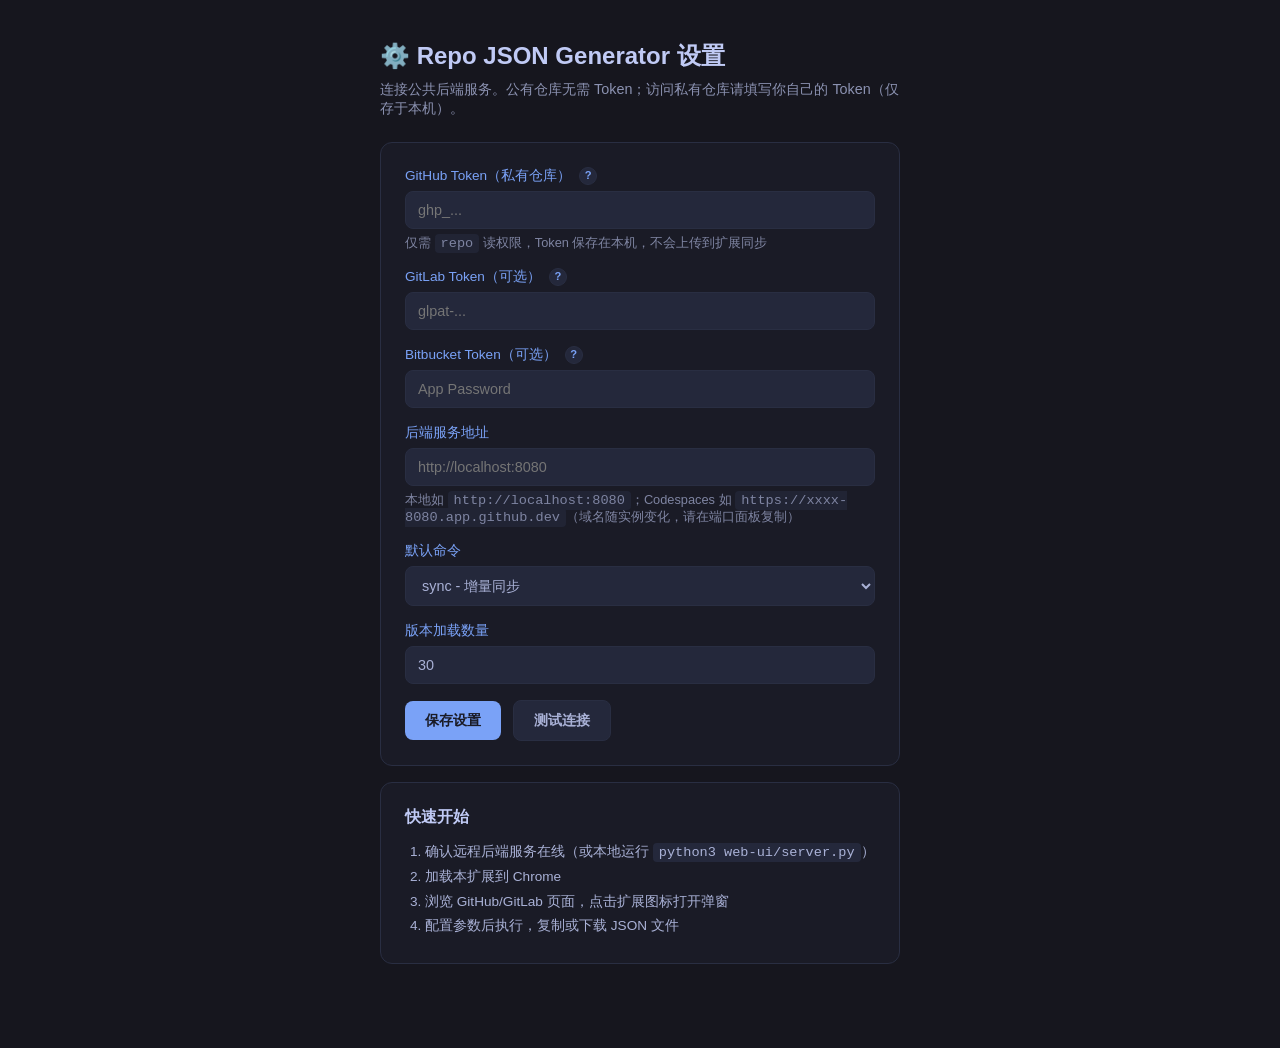
<file: chrome-extension/options/options.html>
<!DOCTYPE html>
<html lang="zh-CN">
<head>
    <meta charset="UTF-8">
    <meta name="viewport" content="width=device-width, initial-scale=1.0">
    <title>Repo JSON Generator - 设置</title>
    <style>
        :root {
            --bg: #1a1b26;
            --bg2: #24283b;
            --text: #a9b1d6;
            --heading: #c0caf5;
            --accent: #7aa2f7;
            --green: #9ece6a;
            --red: #f7768e;
            --border: #292e42;
        }
        * { margin: 0; padding: 0; box-sizing: border-box; }
        body {
            font-family: 'Segoe UI', 'PingFang SC', sans-serif;
            background: #16161e;
            color: var(--text);
            padding: 40px 20px;
            min-height: 100vh;
        }
        .wrap { max-width: 520px; margin: 0 auto; }
        h1 { color: var(--heading); font-size: 1.5rem; margin-bottom: 8px; }
        p.desc { font-size: 0.9rem; margin-bottom: 24px; opacity: 0.8; }
        .card {
            background: var(--bg);
            border: 1px solid var(--border);
            border-radius: 12px;
            padding: 24px;
            margin-bottom: 16px;
        }
        label { display: block; margin-bottom: 6px; font-size: 0.85rem; color: var(--accent); }
        .label-row {
            display: flex;
            align-items: center;
            gap: 8px;
            margin-bottom: 6px;
        }
        .label-row label { margin-bottom: 0; }
        .help-btn {
            width: 18px;
            height: 18px;
            padding: 0;
            border: 1px solid var(--border);
            border-radius: 50%;
            background: var(--bg2);
            color: var(--accent);
            font-size: 0.7rem;
            font-weight: 700;
            line-height: 1;
            cursor: pointer;
            flex-shrink: 0;
        }
        .help-btn:hover {
            border-color: var(--accent);
            background: rgba(122, 162, 247, 0.15);
        }
        .token-help-overlay {
            position: fixed;
            inset: 0;
            z-index: 1000;
            display: flex;
            align-items: center;
            justify-content: center;
            padding: 20px;
            background: rgba(0, 0, 0, 0.55);
        }
        .token-help-overlay[hidden] { display: none !important; }
        .token-help-panel {
            width: 100%;
            max-width: 480px;
            max-height: 85vh;
            overflow-y: auto;
            background: var(--bg);
            border: 1px solid var(--border);
            border-radius: 12px;
            padding: 20px 24px;
            box-shadow: 0 8px 32px rgba(0, 0, 0, 0.4);
        }
        .token-help-header {
            display: flex;
            align-items: flex-start;
            justify-content: space-between;
            gap: 12px;
            margin-bottom: 14px;
        }
        .token-help-header h3 {
            font-size: 1rem;
            color: var(--heading);
            line-height: 1.4;
        }
        .token-help-close {
            width: 28px;
            height: 28px;
            border: none;
            border-radius: 8px;
            background: var(--bg2);
            color: var(--text);
            font-size: 1.1rem;
            cursor: pointer;
            flex-shrink: 0;
        }
        .token-help-close:hover { background: var(--border); }
        .help-steps {
            list-style: none;
            padding: 0;
            margin: 0 0 14px;
        }
        .help-steps li {
            display: flex;
            gap: 10px;
            align-items: flex-start;
            font-size: 0.85rem;
            line-height: 1.6;
            margin-bottom: 10px;
        }
        .help-step-num {
            display: inline-flex;
            align-items: center;
            justify-content: center;
            min-width: 22px;
            height: 22px;
            border-radius: 50%;
            background: rgba(122, 162, 247, 0.2);
            color: var(--accent);
            font-size: 0.75rem;
            font-weight: 700;
            flex-shrink: 0;
        }
        .help-note {
            font-size: 0.8rem;
            color: #ff9e64;
            line-height: 1.5;
            margin-bottom: 14px;
        }
        .token-help-link {
            display: inline-block;
            font-size: 0.85rem;
            color: var(--accent);
            text-decoration: none;
        }
        .token-help-link:hover { text-decoration: underline; }
        .token-help-link:hover { text-decoration: underline; }
        .help-steps code,
        .help-note code {
            background: var(--bg2);
            padding: 1px 5px;
            border-radius: 4px;
            font-size: 0.9em;
        }
        input, select {
            width: 100%;
            padding: 10px 12px;
            background: var(--bg2);
            border: 1px solid var(--border);
            border-radius: 8px;
            color: var(--text);
            font-size: 0.9rem;
            margin-bottom: 16px;
        }
        input:focus, select:focus { outline: none; border-color: var(--accent); }
        .btn {
            padding: 10px 20px;
            border: none;
            border-radius: 8px;
            font-size: 0.9rem;
            font-weight: 600;
            cursor: pointer;
            margin-right: 8px;
        }
        .btn-primary { background: var(--accent); color: #1a1b26; }
        .btn-secondary { background: var(--bg2); color: var(--text); border: 1px solid var(--border); }
        .status { margin-top: 12px; font-size: 0.85rem; padding: 10px; border-radius: 8px; display: none; }
        .status.ok { display: block; background: rgba(158, 206, 106, 0.15); color: var(--green); border: 1px solid var(--green); }
        .status.err { display: block; background: rgba(247, 118, 142, 0.15); color: var(--red); border: 1px solid var(--red); }
        code { background: var(--bg2); padding: 2px 6px; border-radius: 4px; font-size: 0.85rem; }
        .hint { font-size: 0.8rem; opacity: 0.7; margin-top: -10px; margin-bottom: 16px; }
    </style>
</head>
<body>
    <div class="wrap">
        <h1>⚙️ Repo JSON Generator 设置</h1>
        <p class="desc">连接公共后端服务。公有仓库无需 Token；访问私有仓库请填写你自己的 Token（仅存于本机）。</p>

        <div class="card">
            <div class="label-row">
                <label for="githubToken">GitHub Token（私有仓库）</label>
                <button type="button" class="help-btn" data-token-help="github" title="如何获取 GitHub Token" aria-label="如何获取 GitHub Token">?</button>
            </div>
            <input type="password" id="githubToken" placeholder="ghp_..." autocomplete="off">
            <p class="hint">仅需 <code>repo</code> 读权限，Token 保存在本机，不会上传到扩展同步</p>

            <div class="label-row">
                <label for="gitlabToken">GitLab Token（可选）</label>
                <button type="button" class="help-btn" data-token-help="gitlab" title="如何获取 GitLab Token" aria-label="如何获取 GitLab Token">?</button>
            </div>
            <input type="password" id="gitlabToken" placeholder="glpat-..." autocomplete="off">

            <div class="label-row">
                <label for="bitbucketToken">Bitbucket Token（可选）</label>
                <button type="button" class="help-btn" data-token-help="bitbucket" title="如何获取 Bitbucket App Password" aria-label="如何获取 Bitbucket App Password">?</button>
            </div>
            <input type="password" id="bitbucketToken" placeholder="App Password" autocomplete="off">

            <label for="serverUrl">后端服务地址</label>
            <input type="url" id="serverUrl" placeholder="http://localhost:8080">
            <p class="hint">本地如 <code>http://localhost:8080</code>；Codespaces 如 <code>https://xxxx-8080.app.github.dev</code>（域名随实例变化，请在端口面板复制）</p>

            <label for="defaultCommand">默认命令</label>
            <select id="defaultCommand">
                <option value="sync">sync - 增量同步</option>
                <option value="info">info - 变更分析</option>
                <option value="full">full - 完整快照</option>
            </select>

            <label for="versionLimit">版本加载数量</label>
            <input type="number" id="versionLimit" min="1" max="100" value="30">

            <button class="btn btn-primary" id="saveBtn">保存设置</button>
            <button class="btn btn-secondary" id="testBtn">测试连接</button>
            <div class="status" id="statusMsg"></div>
        </div>

        <div class="token-help-overlay" id="tokenHelpOverlay" hidden>
            <div class="token-help-panel" role="dialog" aria-modal="true" aria-labelledby="tokenHelpTitle">
                <div class="token-help-header">
                    <h3 id="tokenHelpTitle"></h3>
                    <button type="button" class="token-help-close" id="tokenHelpClose" aria-label="关闭">×</button>
                </div>
                <div id="tokenHelpBody"></div>
                <a class="token-help-link" id="tokenHelpLink" href="#" target="_blank" rel="noopener noreferrer"></a>
            </div>
        </div>

        <div class="card">
            <h2 style="font-size:1rem;color:var(--heading);margin-bottom:12px;">快速开始</h2>
            <ol style="padding-left:20px;font-size:0.85rem;line-height:1.8;">
                <li>确认远程后端服务在线（或本地运行 <code>python3 web-ui/server.py</code>）</li>
                <li>加载本扩展到 Chrome</li>
                <li>浏览 GitHub/GitLab 页面，点击扩展图标打开弹窗</li>
                <li>配置参数后执行，复制或下载 JSON 文件</li>
            </ol>
        </div>
    </div>
    <script type="module" src="options.js"></script>
</body>
</html>
</file>
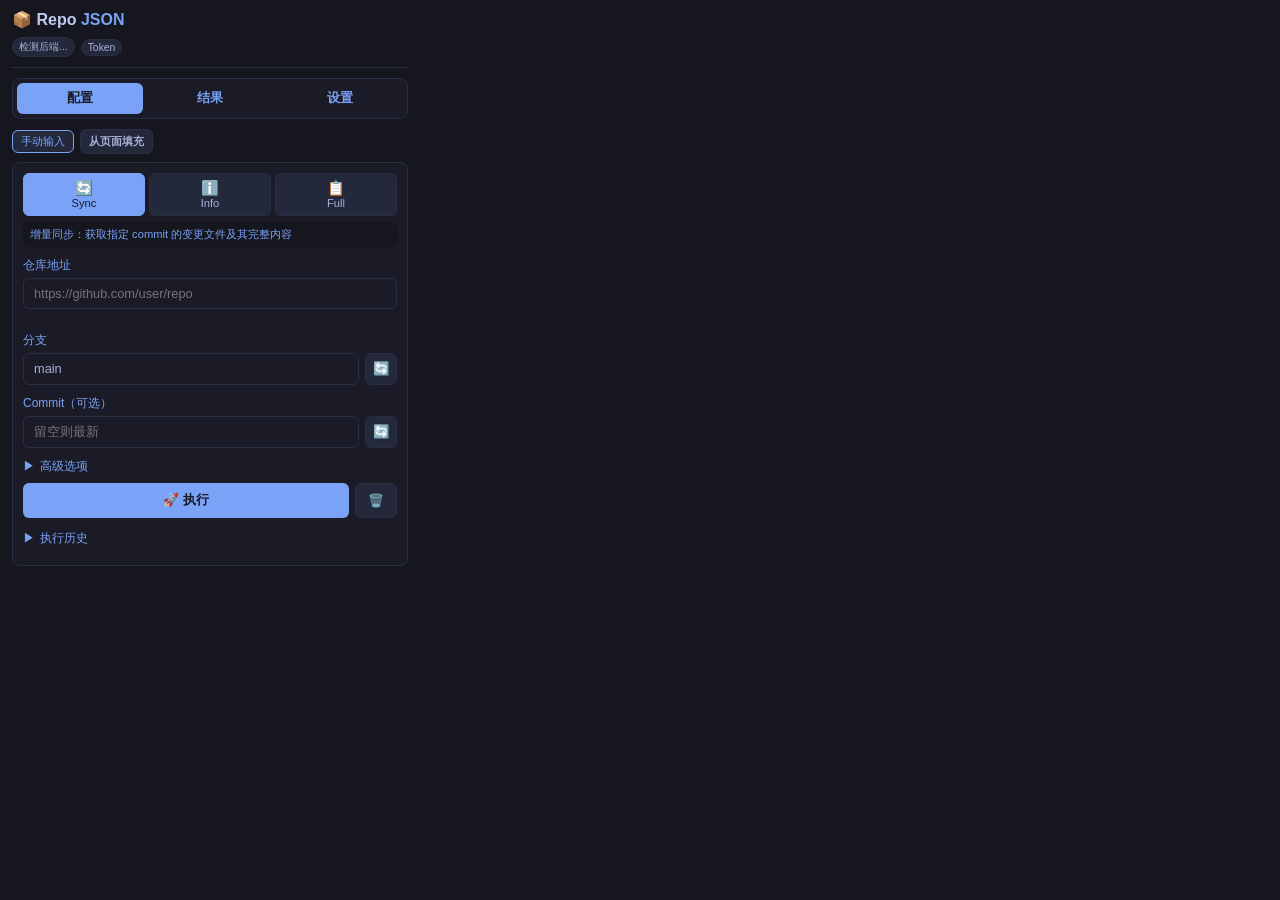
<file: chrome-extension/popup/popup.html>
<!DOCTYPE html>
<html lang="zh-CN">
<head>
    <meta charset="UTF-8">
    <meta name="viewport" content="width=420">
    <title>Repo JSON Generator</title>
    <link rel="stylesheet" href="popup.css">
    <link rel="icon" type="image/png" href="favicon.png">
</head>
<body>
    <div class="container">
        <header>
            <h1>📦 Repo <span>JSON</span></h1>
            <div class="header-meta">
                <span class="badge" id="serverBadge">检测后端...</span>
                <span class="badge" id="tokenBadge">Token</span>
            </div>
        </header>

        <div class="offline-banner" id="offlineBanner">
            后端未连接。请确认远程服务已启动，或在设置中检查后端地址。
        </div>

        <div class="main-tabs">
            <button class="main-tab-btn active" type="button" data-view="config">配置</button>
            <button class="main-tab-btn" type="button" data-view="result">结果</button>
            <button class="main-tab-btn" type="button" data-view="settings">设置</button>
        </div>

        <div class="main-view active" id="view-config">
            <div class="source-bar">
                <span class="source-tag manual" id="sourceTag">手动输入</span>
                <button class="btn btn-secondary btn-sm" type="button" id="fillFromPageBtn">从页面填充</button>
            </div>

            <div class="panel">
                <div class="panel-body">
                    <div class="command-selector">
                        <button class="command-btn active" data-command="sync" type="button">
                            <span class="cmd-icon">🔄</span>Sync
                        </button>
                        <button class="command-btn" data-command="info" type="button">
                            <span class="cmd-icon">ℹ️</span>Info
                        </button>
                        <button class="command-btn" data-command="full" type="button">
                            <span class="cmd-icon">📋</span>Full
                        </button>
                    </div>
                    <p class="command-desc" id="commandDesc">增量同步：获取指定 commit 的变更文件及其完整内容</p>

                    <div class="form-group">
                        <label for="repoUrl">仓库地址</label>
                        <input type="url" id="repoUrl" placeholder="https://github.com/user/repo" autocomplete="off">
                        <div class="field-hint" id="repoHint"></div>
                    </div>

                    <div class="form-group">
                        <label for="branch">分支</label>
                        <div class="input-with-button">
                            <input type="text" id="branch" list="branchList" placeholder="main" value="main" autocomplete="off">
                            <datalist id="branchList"></datalist>
                            <button class="btn-load" type="button" id="loadBranchBtn" title="加载分支">🔄</button>
                        </div>
                    </div>

                    <div class="form-group">
                        <label for="commit">Commit（可选）</label>
                        <div class="input-with-button">
                            <input type="text" id="commit" list="commitList" placeholder="留空则最新" autocomplete="off">
                            <datalist id="commitList"></datalist>
                            <button class="btn-load" type="button" id="loadCommitBtn" title="加载版本">🔄</button>
                        </div>
                    </div>

                    <div class="options-toggle" id="optionsToggle">
                        <span class="arrow">▶</span><span>高级选项</span>
                    </div>
                    <div class="options-panel" id="optionsPanel">
                        <div class="form-group">
                            <label for="fileFilter">文件过滤</label>
                            <input type="text" id="fileFilter" placeholder='*.py,*.js'>
                        </div>
                        <div class="form-group">
                            <label for="excludeFilter">排除文件</label>
                            <input type="text" id="excludeFilter" placeholder='*.md,test/*'>
                        </div>
                        <div class="form-group" id="maxFilesGroup">
                            <label for="maxFiles">最大文件数</label>
                            <input type="number" id="maxFiles" value="50" min="1" max="500">
                        </div>
                    </div>

                    <div class="action-buttons">
                        <button class="btn btn-primary" id="executeBtn" type="button">🚀 执行</button>
                        <button class="btn btn-secondary" id="clearBtn" type="button" title="清空">🗑️</button>
                    </div>

                    <div class="options-toggle" id="historyToggle" style="margin-top:12px;">
                        <span class="arrow">▶</span><span>执行历史</span>
                    </div>
                    <div class="options-panel" id="historyPanel">
                        <div class="history-list" id="historyList">
                            <p class="empty-hint">暂无历史记录</p>
                        </div>
                    </div>
                </div>
            </div>
        </div>

        <div class="main-view" id="view-result">
            <div class="panel">
                <div class="panel-header">
                    <h2>输出结果</h2>
                    <div class="header-actions">
                        <button class="btn btn-secondary btn-sm" type="button" id="copyBtn" title="复制">📋</button>
                        <button class="btn btn-secondary btn-sm" type="button" id="downloadBtn" title="下载">💾</button>
                    </div>
                </div>
                <div class="panel-body compact">
                    <div class="status-bar" id="statusBar">
                        <div class="status-dot" id="statusDot"></div>
                        <span id="statusText"></span>
                    </div>

                    <div class="output-tabs">
                        <button class="tab-btn active" type="button" data-tab="json">JSON</button>
                        <button class="tab-btn" type="button" data-tab="log">日志</button>
                    </div>

                    <div class="tab-content active" id="tab-json">
                        <div class="summary-card" id="summaryCard"></div>
                        <div class="empty-state" id="emptyState">
                            <div class="icon">📭</div>
                            <p>等待执行...</p>
                        </div>
                        <div class="json-toolbar" id="jsonToolbar" style="display:none;">
                            <button class="btn btn-secondary btn-sm" type="button" id="expandContentBtn">展开</button>
                            <button class="btn btn-secondary btn-sm" type="button" id="collapseContentBtn">折叠</button>
                        </div>
                        <pre class="json-view" id="jsonOutput" style="display:none;"></pre>
                    </div>

                    <div class="tab-content" id="tab-log">
                        <textarea class="output-area" id="logOutput" readonly></textarea>
                    </div>
                </div>
            </div>
        </div>

        <div class="main-view" id="view-settings">
            <div class="panel">
                <div class="panel-body">
                    <p class="settings-desc">连接公共后端服务。公有仓库无需 Token；访问私有仓库请在下方填写你自己的 Token（仅存于本机）。</p>

                    <div class="form-group">
                        <div class="label-row">
                            <label for="settingsGithubToken">GitHub Token（私有仓库）</label>
                            <button type="button" class="help-btn" data-token-help="github" title="如何获取 GitHub Token" aria-label="如何获取 GitHub Token">?</button>
                        </div>
                        <input type="password" id="settingsGithubToken" placeholder="ghp_..." autocomplete="off">
                        <div class="field-hint">仅需 <code>repo</code> 读权限，Token 保存在本机</div>
                    </div>

                    <div class="form-group">
                        <div class="label-row">
                            <label for="settingsGitlabToken">GitLab Token（可选）</label>
                            <button type="button" class="help-btn" data-token-help="gitlab" title="如何获取 GitLab Token" aria-label="如何获取 GitLab Token">?</button>
                        </div>
                        <input type="password" id="settingsGitlabToken" placeholder="glpat-..." autocomplete="off">
                    </div>

                    <div class="form-group">
                        <div class="label-row">
                            <label for="settingsBitbucketToken">Bitbucket Token（可选）</label>
                            <button type="button" class="help-btn" data-token-help="bitbucket" title="如何获取 Bitbucket App Password" aria-label="如何获取 Bitbucket App Password">?</button>
                        </div>
                        <input type="password" id="settingsBitbucketToken" placeholder="App Password" autocomplete="off">
                    </div>

                    <div class="form-group">
                        <label for="settingsServerUrl">后端服务地址</label>
                        <input type="url" id="settingsServerUrl" placeholder="http://localhost:8080" autocomplete="off">
                        <div class="field-hint">本地如 <code>http://localhost:8080</code>；Codespaces 如 <code>https://xxxx-8080.app.github.dev</code>（域名随实例变化，请在端口面板复制）</div>
                    </div>

                    <div class="form-group">
                        <label for="settingsDefaultCommand">默认命令</label>
                        <select id="settingsDefaultCommand">
                            <option value="sync">sync - 增量同步</option>
                            <option value="info">info - 变更分析</option>
                            <option value="full">full - 完整快照</option>
                        </select>
                    </div>

                    <div class="form-group">
                        <label for="settingsVersionLimit">版本加载数量</label>
                        <input type="number" id="settingsVersionLimit" value="30" min="1" max="100">
                        <div class="field-hint">加载 commit 列表时的默认条数</div>
                    </div>

                    <div class="action-buttons">
                        <button class="btn btn-primary" type="button" id="saveSettingsBtn">保存设置</button>
                        <button class="btn btn-secondary" type="button" id="testSettingsBtn">测试连接</button>
                    </div>

                    <div class="settings-status" id="settingsStatus"></div>

                    <div class="token-help-overlay" id="tokenHelpOverlay" hidden>
                        <div class="token-help-panel" role="dialog" aria-modal="true" aria-labelledby="tokenHelpTitle">
                            <div class="token-help-header">
                                <h3 id="tokenHelpTitle"></h3>
                                <button type="button" class="token-help-close" id="tokenHelpClose" aria-label="关闭">×</button>
                            </div>
                            <div id="tokenHelpBody"></div>
                            <a class="token-help-link" id="tokenHelpLink" href="#" target="_blank" rel="noopener noreferrer"></a>
                        </div>
                    </div>

                    <div class="settings-hint">
                        <p class="settings-hint-title">快速开始</p>
                        <ol>
                            <li>填写后端地址（或使用默认公共实例）</li>
                            <li>访问私有仓库时填写你的 GitHub Token 并保存</li>
                            <li>在 Git 仓库页打开弹窗，配置后执行</li>
                        </ol>
                    </div>
                </div>
            </div>
        </div>
    </div>

    <div class="loading-overlay" id="loadingOverlay">
        <div style="text-align:center;">
            <div class="spinner"></div>
            <p id="loadingText">正在执行...</p>
        </div>
    </div>

    <div class="toast" id="toast"></div>

    <script type="module" src="popup.js"></script>
</body>
</html>
</file>
<file: chrome-extension/popup/popup.css>
:root {
    --bg-primary: #1a1b26;
    --bg-secondary: #16161e;
    --bg-tertiary: #24283b;
    --bg-input: #1a1b26;
    --text-primary: #a9b1d6;
    --text-secondary: #7aa2f7;
    --text-heading: #c0caf5;
    --accent-blue: #7aa2f7;
    --accent-green: #9ece6a;
    --accent-red: #f7768e;
    --accent-orange: #ff9e64;
    --accent-purple: #bb9af7;
    --border-color: #292e42;
}

* { margin: 0; padding: 0; box-sizing: border-box; }

html {
    width: 420px;
    overflow: hidden;
}

body {
    font-family: 'Segoe UI', 'PingFang SC', 'Microsoft YaHei', sans-serif;
    background: var(--bg-secondary);
    color: var(--text-primary);
    width: 420px;
    max-height: 600px;
    overflow-x: hidden;
    overflow-y: auto;
    font-size: 13px;
}

.container { padding: 10px 12px 14px; }

header {
    display: flex;
    flex-direction: column;
    align-items: flex-start;
    gap: 8px;
    padding-bottom: 10px;
    border-bottom: 1px solid var(--border-color);
    margin-bottom: 10px;
}

header h1 { font-size: 1rem; color: var(--text-heading); white-space: nowrap; }
header h1 span { color: var(--accent-blue); }

.header-meta {
    display: flex;
    flex-wrap: wrap;
    gap: 6px;
    align-items: center;
    width: 100%;
}

.badge {
    font-size: 0.65rem;
    padding: 2px 6px;
    border-radius: 999px;
    border: 1px solid var(--border-color);
    background: var(--bg-tertiary);
    white-space: nowrap;
}

.badge.ok { border-color: var(--accent-green); color: var(--accent-green); }
.badge.warn { border-color: var(--accent-orange); color: var(--accent-orange); }
.badge.error { border-color: var(--accent-red); color: var(--accent-red); }

.offline-banner {
    display: none;
    background: rgba(247, 118, 142, 0.15);
    border: 1px solid var(--accent-red);
    border-radius: 6px;
    padding: 8px 10px;
    margin-bottom: 8px;
    font-size: 0.75rem;
    color: var(--accent-red);
    line-height: 1.4;
}

.offline-banner.show { display: block; }
.offline-banner code { font-size: 0.7rem; }

.main-tabs {
    display: flex;
    gap: 4px;
    margin-bottom: 10px;
    background: var(--bg-primary);
    padding: 4px;
    border-radius: 8px;
    border: 1px solid var(--border-color);
}

.main-tab-btn {
    flex: 1;
    padding: 7px;
    border: none;
    border-radius: 6px;
    background: transparent;
    color: var(--text-secondary);
    font-size: 0.8rem;
    font-weight: 600;
    cursor: pointer;
}

.main-tab-btn.active {
    background: var(--accent-blue);
    color: #1a1b26;
}

.main-view { display: none; }
.main-view.active { display: block; }

.source-bar {
    display: flex;
    gap: 6px;
    align-items: center;
    margin-bottom: 8px;
    flex-wrap: wrap;
}

.source-tag {
    font-size: 0.7rem;
    padding: 3px 8px;
    border-radius: 6px;
    background: var(--bg-tertiary);
    border: 1px solid var(--border-color);
    color: var(--text-secondary);
    cursor: pointer;
}

.source-tag.page { border-color: var(--accent-green); color: var(--accent-green); }
.source-tag.manual { border-color: var(--accent-blue); color: var(--accent-blue); }

.panel {
    background: var(--bg-primary);
    border-radius: 8px;
    border: 1px solid var(--border-color);
    overflow: hidden;
}

.panel-header {
    padding: 8px 10px;
    background: var(--bg-tertiary);
    border-bottom: 1px solid var(--border-color);
    display: flex;
    align-items: center;
    gap: 8px;
}

.panel-header h2 { font-size: 0.85rem; color: var(--text-heading); flex: 1; }
.panel-body { padding: 10px; }
.panel-body.compact { padding: 8px; }

.form-group { margin-bottom: 10px; }
.label-row {
    display: flex;
    align-items: center;
    gap: 6px;
    margin-bottom: 4px;
}
.form-group label {
    display: block;
    margin-bottom: 4px;
    color: var(--text-secondary);
    font-size: 0.75rem;
}
.label-row label { margin-bottom: 0; }

.help-btn {
    width: 16px;
    height: 16px;
    padding: 0;
    border: 1px solid var(--border-color);
    border-radius: 50%;
    background: var(--bg-tertiary);
    color: var(--accent-blue);
    font-size: 0.65rem;
    font-weight: 700;
    line-height: 1;
    cursor: pointer;
    flex-shrink: 0;
}
.help-btn:hover {
    border-color: var(--accent-blue);
    background: rgba(122, 162, 247, 0.15);
}

.token-help-overlay {
    position: fixed;
    inset: 0;
    z-index: 1000;
    display: flex;
    align-items: center;
    justify-content: center;
    padding: 12px;
    background: rgba(0, 0, 0, 0.55);
}
.token-help-overlay[hidden] { display: none !important; }

.token-help-panel {
    width: 100%;
    max-width: 360px;
    max-height: 90vh;
    overflow-y: auto;
    background: var(--bg-primary);
    border: 1px solid var(--border-color);
    border-radius: 10px;
    padding: 12px 14px;
    box-shadow: 0 8px 32px rgba(0, 0, 0, 0.4);
}

.token-help-header {
    display: flex;
    align-items: flex-start;
    justify-content: space-between;
    gap: 8px;
    margin-bottom: 10px;
}
.token-help-header h3 {
    font-size: 0.85rem;
    color: var(--text-heading);
    line-height: 1.4;
}
.token-help-close {
    width: 24px;
    height: 24px;
    border: none;
    border-radius: 6px;
    background: var(--bg-tertiary);
    color: var(--text-primary);
    font-size: 1rem;
    line-height: 1;
    cursor: pointer;
    flex-shrink: 0;
}
.token-help-close:hover { background: var(--border-color); }

.help-steps {
    list-style: none;
    padding: 0;
    margin: 0 0 10px;
}
.help-steps li {
    display: flex;
    gap: 8px;
    align-items: flex-start;
    font-size: 0.72rem;
    line-height: 1.5;
    margin-bottom: 8px;
    color: var(--text-primary);
}
.help-step-num {
    display: inline-flex;
    align-items: center;
    justify-content: center;
    min-width: 18px;
    height: 18px;
    border-radius: 50%;
    background: rgba(122, 162, 247, 0.2);
    color: var(--accent-blue);
    font-size: 0.65rem;
    font-weight: 700;
    flex-shrink: 0;
}
.help-note {
    font-size: 0.68rem;
    color: var(--accent-orange);
    line-height: 1.4;
    margin-bottom: 10px;
}
.token-help-link {
    display: inline-block;
    font-size: 0.72rem;
    color: var(--accent-blue);
    text-decoration: none;
}
.token-help-link:hover { text-decoration: underline; }
.help-steps code,
.help-note code {
    background: var(--bg-tertiary);
    padding: 1px 4px;
    border-radius: 3px;
    font-size: 0.9em;
}

.form-group input {
    width: 100%;
    padding: 7px 10px;
    background: var(--bg-input);
    border: 1px solid var(--border-color);
    border-radius: 6px;
    color: var(--text-primary);
    font-size: 0.8rem;
}

.form-group input:focus {
    outline: none;
    border-color: var(--accent-blue);
}

.form-group select {
    width: 100%;
    padding: 7px 10px;
    background: var(--bg-input);
    border: 1px solid var(--border-color);
    border-radius: 6px;
    color: var(--text-primary);
    font-size: 0.8rem;
}

.form-group select:focus {
    outline: none;
    border-color: var(--accent-blue);
}

.form-group input.invalid { border-color: var(--accent-red); }
.field-hint { font-size: 0.65rem; color: var(--accent-red); margin-top: 2px; min-height: 1em; }
#view-settings .field-hint { color: var(--text-primary); opacity: 0.65; }
.empty-hint { text-align: center; color: var(--text-secondary); font-size: 0.75rem; }

.input-with-button { display: flex; gap: 6px; }
.input-with-button input { flex: 1; }

.btn-load {
    width: 32px;
    height: 32px;
    background: var(--bg-tertiary);
    border: 1px solid var(--border-color);
    border-radius: 6px;
    color: var(--text-primary);
    cursor: pointer;
    flex: none;
}

.btn-load.loading { animation: spin 1s linear infinite; }

.command-selector { display: flex; gap: 4px; margin-bottom: 6px; }

.command-btn {
    flex: 1;
    padding: 6px 4px;
    background: var(--bg-tertiary);
    border: 1px solid var(--border-color);
    border-radius: 6px;
    color: var(--text-primary);
    cursor: pointer;
    font-size: 0.7rem;
    text-align: center;
}

.command-btn.active { border-color: var(--accent-blue); background: var(--accent-blue); color: #1a1b26; }
.command-btn .cmd-icon { display: block; font-size: 0.9rem; }

.command-desc {
    font-size: 0.7rem;
    color: var(--text-secondary);
    margin-bottom: 10px;
    padding: 5px 7px;
    background: var(--bg-secondary);
    border-radius: 5px;
    line-height: 1.35;
}

.options-toggle {
    display: flex;
    align-items: center;
    gap: 5px;
    cursor: pointer;
    color: var(--text-secondary);
    font-size: 0.75rem;
    margin-bottom: 8px;
    user-select: none;
}

.options-toggle.open .arrow { transform: rotate(90deg); }
.options-toggle .arrow { transition: transform 0.2s; display: inline-block; }

.options-panel { display: none; padding: 8px; background: var(--bg-secondary); border-radius: 6px; margin-bottom: 8px; }
.options-panel.show { display: block; }

.action-buttons { display: flex; gap: 6px; }

.btn {
    flex: 1;
    padding: 9px 12px;
    border: none;
    border-radius: 6px;
    font-size: 0.8rem;
    font-weight: 600;
    cursor: pointer;
}

.btn-primary { background: var(--accent-blue); color: #1a1b26; }
.btn-primary:disabled { opacity: 0.5; cursor: not-allowed; }

.btn-secondary {
    background: var(--bg-tertiary);
    color: var(--text-primary);
    border: 1px solid var(--border-color);
    flex: none;
}

.btn-sm { padding: 4px 8px; font-size: 0.7rem; }

.output-tabs { display: flex; gap: 2px; margin-bottom: 6px; }

.tab-btn {
    padding: 5px 10px;
    background: transparent;
    border: none;
    border-bottom: 2px solid transparent;
    color: var(--text-secondary);
    cursor: pointer;
    font-size: 0.75rem;
}

.tab-btn.active { color: var(--accent-blue); border-bottom-color: var(--accent-blue); }

.tab-content { display: none; }
.tab-content.active { display: block; }

.summary-card {
    display: none;
    background: var(--bg-secondary);
    border: 1px solid var(--border-color);
    border-radius: 6px;
    padding: 8px;
    margin-bottom: 8px;
    font-size: 0.75rem;
}

.summary-card.show { display: block; }
.summary-card.error { border-color: var(--accent-red); }
.summary-card h3 { font-size: 0.8rem; margin-bottom: 5px; color: var(--text-heading); }
.summary-grid { display: grid; grid-template-columns: 1fr 1fr; gap: 4px; }
.summary-item span { display: block; color: var(--text-secondary); font-size: 0.65rem; }
.summary-item strong { font-size: 0.75rem; word-break: break-all; color: var(--text-heading); }

.json-toolbar { display: flex; gap: 4px; margin-bottom: 4px; }

.json-view {
    min-height: 120px;
    max-height: 280px;
    overflow: auto;
    background: var(--bg-secondary);
    border: 1px solid var(--border-color);
    border-radius: 6px;
    padding: 8px;
    font-family: monospace;
    font-size: 0.68rem;
    line-height: 1.45;
    white-space: pre-wrap;
    word-break: break-all;
}

.output-area {
    width: 100%;
    min-height: 160px;
    max-height: 280px;
    background: var(--bg-secondary);
    border: 1px solid var(--border-color);
    border-radius: 6px;
    padding: 8px;
    color: var(--text-primary);
    font-family: monospace;
    font-size: 0.68rem;
    resize: none;
}

.json-key { color: var(--accent-blue); }
.json-string { color: var(--accent-green); }
.json-number { color: var(--accent-orange); }
.json-boolean { color: var(--accent-purple); }
.json-null { color: var(--accent-red); }

.status-bar {
    display: none;
    align-items: center;
    gap: 6px;
    padding: 6px 8px;
    background: var(--bg-secondary);
    border-radius: 5px;
    margin-bottom: 6px;
    font-size: 0.75rem;
}

.status-dot { width: 7px; height: 7px; border-radius: 50%; }
.status-dot.success { background: var(--accent-green); }
.status-dot.error { background: var(--accent-red); }

.loading-overlay {
    display: none;
    position: fixed;
    inset: 0;
    background: rgba(22, 22, 30, 0.92);
    z-index: 1000;
    justify-content: center;
    align-items: center;
}

.loading-overlay.show { display: flex; }

.spinner {
    width: 36px;
    height: 36px;
    border: 3px solid var(--border-color);
    border-top-color: var(--accent-blue);
    border-radius: 50%;
    animation: spin 1s linear infinite;
    margin: 0 auto 8px;
}

@keyframes spin { to { transform: rotate(360deg); } }

.toast {
    position: fixed;
    bottom: 12px;
    left: 50%;
    transform: translateX(-50%) translateY(60px);
    padding: 8px 12px;
    background: var(--bg-tertiary);
    border: 1px solid var(--border-color);
    border-radius: 6px;
    opacity: 0;
    transition: all 0.3s;
    z-index: 1001;
    font-size: 0.75rem;
    max-width: 90%;
}

.toast.show { transform: translateX(-50%) translateY(0); opacity: 1; }
.toast.success { border-left: 3px solid var(--accent-green); }
.toast.error { border-left: 3px solid var(--accent-red); }

.empty-state {
    text-align: center;
    padding: 24px 12px;
    color: var(--text-secondary);
    font-size: 0.8rem;
}

.empty-state .icon { font-size: 1.6rem; margin-bottom: 6px; }

.history-list { max-height: 120px; overflow-y: auto; }

.history-item {
    padding: 6px;
    background: var(--bg-secondary);
    border-radius: 5px;
    margin-bottom: 4px;
    cursor: pointer;
    font-size: 0.75rem;
}

.history-item:hover { background: var(--bg-tertiary); }
.history-item .time { font-size: 0.65rem; color: var(--text-secondary); }
.history-item .cmd { color: var(--accent-green); }

.header-actions { margin-left: auto; display: flex; gap: 4px; flex-wrap: wrap; justify-content: flex-end; }

.settings-desc {
    font-size: 0.75rem;
    opacity: 0.8;
    margin-bottom: 12px;
    line-height: 1.5;
}

.settings-status {
    display: none;
    margin-top: 10px;
    font-size: 0.75rem;
    padding: 8px 10px;
    border-radius: 6px;
}

.settings-status.ok {
    display: block;
    background: rgba(158, 206, 106, 0.15);
    color: var(--accent-green);
    border: 1px solid var(--accent-green);
}

.settings-status.err {
    display: block;
    background: rgba(247, 118, 142, 0.15);
    color: var(--accent-red);
    border: 1px solid var(--accent-red);
}

.settings-hint {
    margin-top: 16px;
    padding-top: 12px;
    border-top: 1px solid var(--border-color);
    font-size: 0.72rem;
    opacity: 0.8;
    line-height: 1.7;
}

.settings-hint-title {
    color: var(--text-heading);
    font-weight: 600;
    margin-bottom: 6px;
}

.settings-hint ol { padding-left: 18px; }

.settings-hint code {
    background: var(--bg-tertiary);
    padding: 1px 4px;
    border-radius: 3px;
    font-size: 0.68rem;
}

::-webkit-scrollbar { width: 5px; }
::-webkit-scrollbar-thumb { background: var(--border-color); border-radius: 3px; }
</file>
